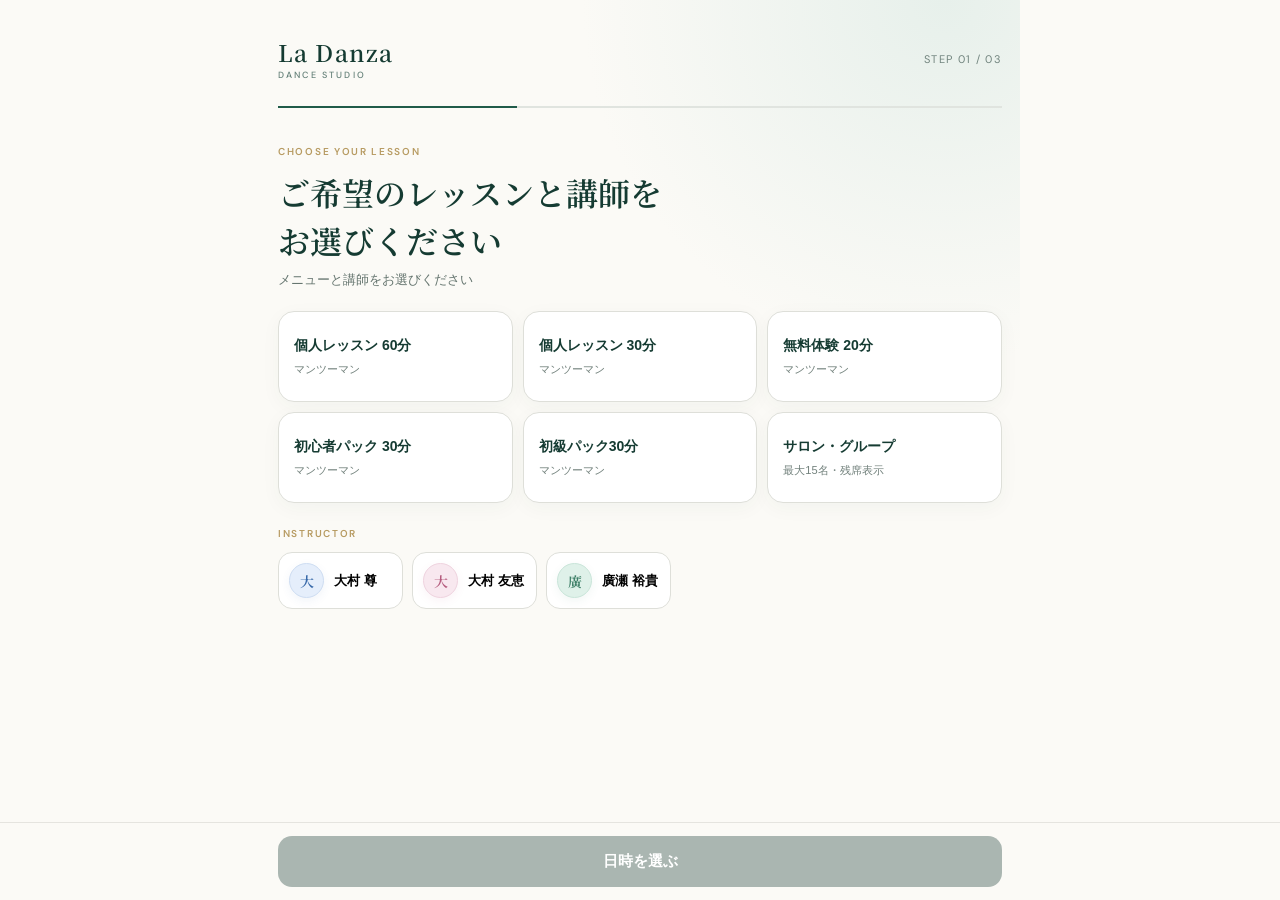
<file: outputs/ladanza-booking/index.html>
<!doctype html><html lang="ja"><head><meta charset="utf-8"><meta name="viewport" content="width=device-width,initial-scale=1,viewport-fit=cover"><title>La Danza｜ご予約</title>
<style>
@import url('https://fonts.googleapis.com/css2?family=DM+Sans:wght@400;500;600&family=Noto+Serif+JP:wght@500;600&display=swap');
:root{--ink:#153b32;--green:#205b49;--mint:#dfece6;--ivory:#fbfaf6;--gold:#b79b62;--line:#dedfd9}*{box-sizing:border-box}body{margin:0;background:var(--ivory);color:var(--ink);font-family:'DM Sans',sans-serif}.shell{max-width:760px;margin:auto;min-height:100vh;padding:24px 18px 118px;background:radial-gradient(circle at 90% 0,#e7f0eb 0,transparent 32%)}header{display:flex;justify-content:space-between;align-items:center;margin-bottom:25px}.brand{font:600 23px 'Noto Serif JP';letter-spacing:.05em}.brand small{display:block;font:500 9px 'DM Sans';letter-spacing:.24em;color:#648078}.step{font-size:11px;letter-spacing:.12em;color:#71847e}.progress{height:2px;background:#e0e4df;margin:0 0 31px}.progress i{display:block;height:100%;width:33%;background:var(--green);transition:.3s}.eyebrow{color:var(--gold);font-size:10px;font-weight:600;letter-spacing:.17em;text-transform:uppercase}.panel h1{font:600 27px/1.5 'Noto Serif JP';margin:8px 0 7px}.lead{margin:0 0 22px;color:#65756f;font-size:13px}.grid{display:grid;grid-template-columns:1fr 1fr;gap:10px}.card{border:1px solid var(--line);background:#fff;border-radius:16px;padding:15px;text-align:left;color:var(--ink);min-height:91px;cursor:pointer;transition:.2s;box-shadow:0 5px 20px #254b3b0a}.card strong{display:block;font-size:14px}.card small{display:block;margin-top:7px;color:#72817c}.card.active{border:1.5px solid var(--green);background:#f2f7f4;box-shadow:inset 0 0 0 1px var(--green)}.teachers{display:flex;gap:9px;overflow:auto;padding:2px 0 6px}.teacher{min-width:125px;display:flex;align-items:center;gap:10px;padding:10px;border:1px solid var(--line);border-radius:14px;background:#fff}.avatar{width:35px;height:35px;border-radius:50%;display:grid;place-items:center;background:var(--mint);font:600 14px 'Noto Serif JP'}.dates{display:flex;gap:8px;overflow:auto;padding:2px 0 15px}.date{min-width:67px;text-align:center;padding:12px 8px;border:1px solid var(--line);border-radius:30px;background:#fff;color:var(--ink)}.date b{display:block;font-size:18px}.date.active,.time.active{background:var(--green);color:white;border-color:var(--green)}.times{display:grid;grid-template-columns:repeat(3,1fr);gap:9px}.time{padding:12px 5px;border:1px solid var(--line);border-radius:12px;background:#fff;color:var(--ink)}.time:disabled{opacity:.4}.badge{display:block;font-size:9px;margin-top:4px;color:#52776b}.active .badge{color:#dcebe5}.field{margin:12px 0}.field label{display:block;font-size:11px;margin:0 0 7px}.field input{width:100%;padding:15px;border:1px solid var(--line);border-radius:12px;font:inherit;background:#fff}.bottom{position:fixed;left:0;right:0;bottom:0;padding:13px 18px calc(13px + env(safe-area-inset-bottom));background:#fbfaf6eF;backdrop-filter:blur(12px);border-top:1px solid #e5e4df}.bottom-inner{max-width:724px;margin:auto;display:flex;gap:10px}.next{flex:1;border:0;border-radius:14px;padding:16px;background:var(--green);color:white;font-weight:600;font-size:15px}.next:disabled{background:#aab6b1}.back{border:1px solid var(--line);border-radius:14px;padding:0 17px;background:white;color:var(--ink)}.hidden{display:none!important}.summary{padding:15px;border-radius:14px;background:var(--mint);font-size:13px;margin:15px 0}.success{text-align:center;padding:60px 10px}.success .check{width:64px;height:64px;border-radius:50%;margin:auto;background:var(--green);color:#fff;display:grid;place-items:center;font-size:27px}@media(min-width:650px){.grid{grid-template-columns:repeat(3,1fr)}.shell{padding-top:36px}.panel h1{font-size:32px}}
.avatar-instructor-0{background:#E5EEFB;color:#3567A8;border:1px solid #CEDDF2;box-shadow:0 3px 10px #3567A812}.avatar-instructor-1{background:#F8E8EF;color:#B45B7D;border:1px solid #EFD3DF;box-shadow:0 3px 10px #B45B7D12}.avatar-instructor-2{background:#DFF1E9;color:#3F8068;border:1px solid #C9E5D9;box-shadow:0 3px 10px #3F806812}.teacher.active .avatar{transform:scale(1.04)}
</style></head><body><main class="shell"><header><div class="brand">La Danza<small>DANCE STUDIO</small></div><div class="step">STEP <span id="stepNo">01</span> / 03</div></header><div class="progress"><i id="bar"></i></div>
<section id="s1" class="panel"><span class="eyebrow">Choose your lesson</span><h1>ご希望のレッスンと講師を<br>お選びください</h1><p class="lead">メニューと講師をお選びください</p><div id="menus" class="grid"></div><div id="instructorArea"><p class="eyebrow" style="margin-top:24px">Instructor</p><div id="teachers" class="teachers"></div></div></section>
<section id="s2" class="panel hidden"><span class="eyebrow">Date & time</span><h1>ご希望の日時を<br>お選びください</h1><p class="lead">ご予約可能な時間のみ表示しています</p><div id="dates" class="dates"></div><div id="times" class="times"></div></section>
<section id="s3" class="panel hidden"><span class="eyebrow">Your details</span><h1>ご連絡先を<br>お知らせください</h1><div id="summary" class="summary"></div><form id="form"><div class="field"><label>お名前</label><input name="name" autocomplete="name" required placeholder="山田 花子"></div><div class="field"><label>電話番号</label><input name="phone" type="tel" autocomplete="tel" required placeholder="090-1234-5678"></div><div class="field"><label>メールアドレス</label><input name="email" type="email" autocomplete="email" required placeholder="you@example.com"></div></form></section>
<section id="success" class="success hidden"><div class="check">✓</div><h1>ご予約が完了しました</h1><p id="reservationNo" style="font-weight:600"></p><p id="doneText" class="lead"></p><a id="cancelLink" class="next" style="display:block;text-decoration:none">予約内容を確認・キャンセルする</a></section></main>
<div id="bottom" class="bottom"><div class="bottom-inner"><button id="back" class="back hidden">戻る</button><button id="next" class="next" disabled>日時を選ぶ</button></div></div>
<script>
const menus=['個人レッスン 60分','個人レッスン 30分','無料体験 20分','初心者パック 30分','初級パック30分','サロン・グループ'], teachers=['大村 尊','大村 友恵','廣瀬 裕貴'];let state={step:1,menu:null,teacher:null,slot:null,slots:[]};
const $=s=>document.querySelector(s); const fmt=d=>new Intl.DateTimeFormat('ja-JP',{month:'short',day:'numeric',weekday:'short'}).format(d);
$('#menus').innerHTML=menus.map((m,i)=>`<button class="card" data-menu="${m}"><strong>${m}</strong><small>${m.includes('グループ')?'最大15名・残席表示':'マンツーマン'}</small></button>`).join('');
$('#teachers').innerHTML=teachers.map((t,i)=>`<button class="teacher" data-teacher="${t}"><span class="avatar avatar-instructor-${i}">${t[0]}</span><strong>${t}</strong></button>`).join('');
document.addEventListener('click',e=>{let b=e.target.closest('[data-menu],[data-teacher],[data-slot],[data-date]');if(!b)return;if(b.dataset.menu){chooseMenu(b.dataset.menu);select('[data-menu]',b)}if(b.dataset.teacher){state.teacher=b.dataset.teacher;select('[data-teacher]',b)}if(b.dataset.date){renderTimes(b.dataset.date);select('[data-date]',b)}if(b.dataset.slot){state.slot=state.slots.find(x=>x.id==b.dataset.slot);select('[data-slot]',b)}update()});
function chooseMenu(menu){const wasGroup=state.menu==='サロン・グループ';state.menu=menu;state.slot=null;if(menu==='サロン・グループ'){state.teacher='スタジオ主催';$('#instructorArea').classList.add('hidden');document.querySelectorAll('[data-teacher]').forEach(x=>x.classList.remove('active'))}else{$('#instructorArea').classList.remove('hidden');if(wasGroup)state.teacher=null}}
function select(q,b){document.querySelectorAll(q).forEach(x=>x.classList.remove('active'));b.classList.add('active')}
function update(){if(state.step===1)$('#next').disabled=!(state.menu&&state.teacher);if(state.step===2)$('#next').disabled=!state.slot}
function demoSlots(isGroup){let slots=[],id=9000;for(let day=0;day<14;day++){let date=new Date();date.setDate(date.getDate()+day);let y=date.getFullYear(),m=String(date.getMonth()+1).padStart(2,'0'),d=String(date.getDate()).padStart(2,'0'),ymd=`${y}-${m}-${d}`;for(let minutes=10*60;minutes<=20*60;minutes+=30){let hour=Math.floor(minutes/60),minute=minutes%60,capacity=isGroup?15:1,booked=isGroup?(day+hour+minute)%8:0;slots.push({id:id++,instructor:isGroup?'スタジオ主催':state.teacher,starts_at:`${ymd}T${String(hour).padStart(2,'0')}:${String(minute).padStart(2,'0')}:00`,duration_minutes:30,capacity,booked,remaining:capacity-booked,available:true,demo:true})}}return slots}
async function loadSlots(){const isGroup=state.menu==='サロン・グループ',query=isGroup?'':'?instructor='+encodeURIComponent(state.teacher);try{if(location.protocol==='file:')throw new Error('demo');let r=await fetch('/api/slots'+query);if(!r.ok)throw new Error('api');state.slots=(await r.json()).filter(s=>isGroup?s.capacity>1:s.capacity===1)}catch(e){state.slots=demoSlots(isGroup)}let days=[...new Set(state.slots.map(s=>s.starts_at.slice(0,10)))];$('#dates').innerHTML=days.length?days.map((d,i)=>`<button class="date ${i?'':'active'}" data-date="${d}"><small>${fmt(new Date(d)).split(' ')[1]||''}</small><b>${new Date(d).getDate()}</b></button>`).join(''):'<p>現在ご予約可能な枠はありません。</p>';if(days[0])renderTimes(days[0])}
function renderTimes(day){let list=state.slots.filter(s=>s.starts_at.startsWith(day));$('#times').innerHTML=list.map(s=>`<button class="time" data-slot="${s.id}" ${s.available?'':'disabled'}>${s.starts_at.slice(11,16)}〜<span class="badge">${s.available?(s.capacity>1?'残り'+s.remaining+'名':'予約可能'):'満員・受付終了'}</span></button>`).join('')}
function go(n){state.step=n;['s1','s2','s3'].forEach((id,i)=>$('#'+id).classList.toggle('hidden',i!==n-1));$('#stepNo').textContent='0'+n;$('#bar').style.width=(n/3*100)+'%';$('#back').classList.toggle('hidden',n===1);$('#next').textContent=n===1?'日時を選ぶ':n===2?'お客様情報へ':'予約を確定する';$('#next').disabled=n===2?!state.slot:false;if(n===2)loadSlots();if(n===3)$('#summary').textContent=`${state.menu}｜${state.teacher}｜${fmt(new Date(state.slot.starts_at))} ${state.slot.starts_at.slice(11,16)}`}
$('#next').onclick=async()=>{if(state.step<3)return go(state.step+1);if(!$('#form').reportValidity())return;$('#next').disabled=true;$('#next').textContent='予約しています…';let data=Object.fromEntries(new FormData($('#form')));data.slot_id=state.slot.id;data.menu=state.menu;let j;if(state.slot.demo){let no='#10023',q=new URLSearchParams({demo:'1',number:no,menu:state.menu,instructor:state.teacher,starts_at:state.slot.starts_at});j={reservation_number:no,reservation_url:'reservation.html?'+q,starts_at:state.slot.starts_at}}else{let r=await fetch('/api/bookings',{method:'POST',headers:{'Content-Type':'application/json'},body:JSON.stringify(data)});j=await r.json();if(!r.ok){alert(j.detail||'予約できませんでした');$('#next').disabled=false;$('#next').textContent='予約を確定する';return}}$('#s3').classList.add('hidden');$('#success').classList.remove('hidden');$('#bottom').classList.add('hidden');$('#reservationNo').textContent='予約番号: '+j.reservation_number;$('#doneText').textContent=`${fmt(new Date(j.starts_at))} ${j.starts_at.slice(11,16)} にお待ちしています。`;$('#cancelLink').href=j.reservation_url};$('#back').onclick=()=>go(state.step-1);
</script></body></html>
</file>
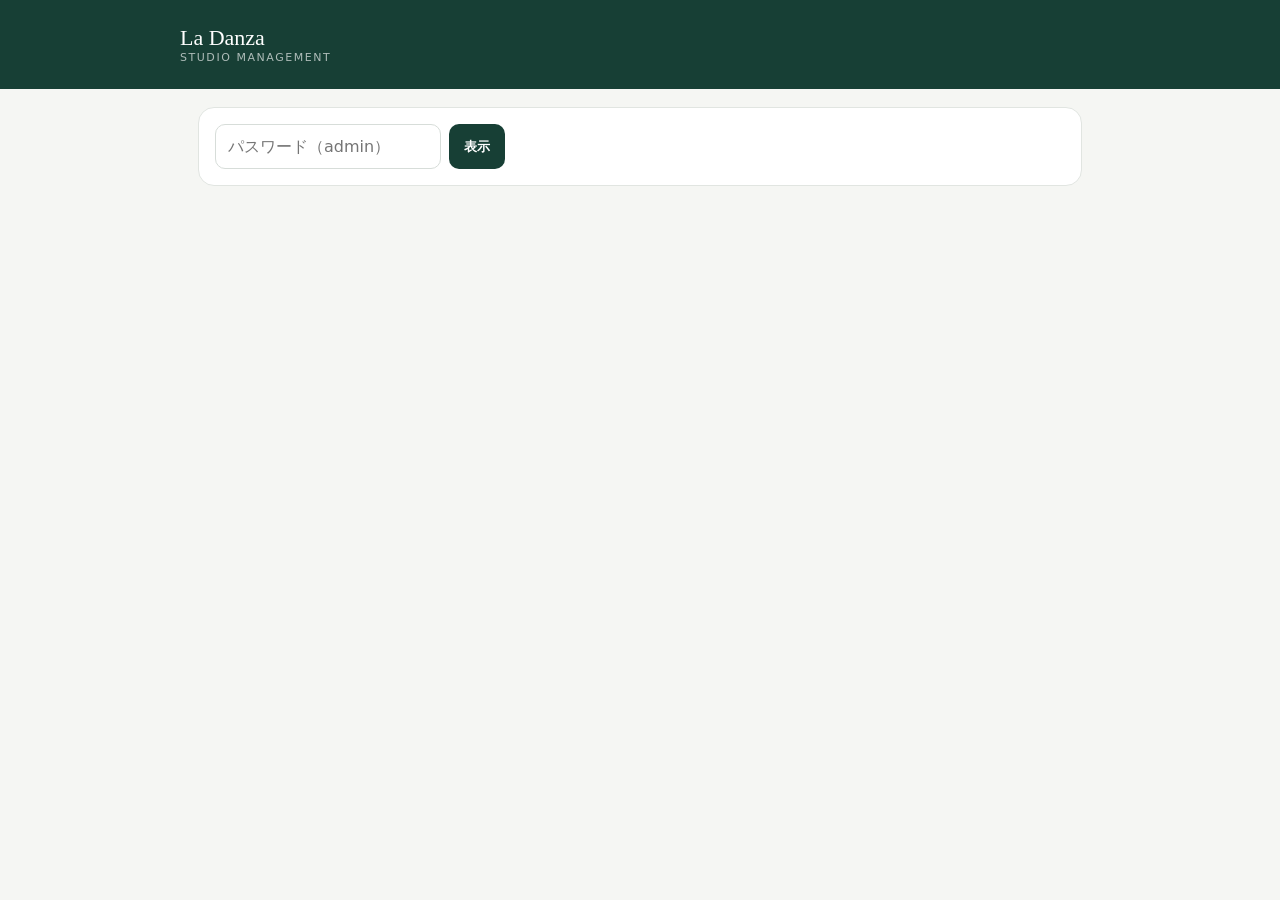
<file: outputs/ladanza-booking/admin.html>
<!doctype html><html lang="ja"><head><meta charset="utf-8"><meta name="viewport" content="width=device-width,initial-scale=1"><title>La Danza Admin</title><style>
:root{--g:#173f35;--light:#edf3ef;--gold:#c6a96d}*{box-sizing:border-box}body{margin:0;font-family:system-ui,sans-serif;background:#f5f6f3;color:#18372f}header{background:var(--g);color:white;padding:25px 18px}header div,main{max-width:920px;margin:auto}.brand{font-family:serif;font-size:22px}.sub{opacity:.65;font-size:11px;letter-spacing:.14em}main{padding:18px}.login,.card{background:#fff;border:1px solid #e1e5e1;border-radius:16px;padding:16px;margin-bottom:13px}.login{display:flex;gap:8px}.login input,input,select{min-width:0;padding:12px;border:1px solid #d7ddd9;border-radius:10px;font:inherit}.btn{border:0;border-radius:10px;padding:12px 15px;background:var(--g);color:white;font-weight:600}.ghost{background:var(--light);color:var(--g)}h1{font-size:22px}h2{font-size:15px;margin:25px 0 11px}.stats{display:grid;grid-template-columns:repeat(3,1fr);gap:9px}.stat{background:var(--g);color:white;border-radius:14px;padding:15px}.stat b{display:block;font-size:24px}.stat small{opacity:.7}.row{display:flex;align-items:center;gap:12px}.row .body{flex:1}.row strong,.row small{display:block}.row small{color:#74817c;margin-top:4px}.pill{padding:5px 8px;background:var(--light);border-radius:20px;font-size:10px}.actions{display:flex;gap:6px}.actions button{padding:8px;border:0;border-radius:8px}.newslot{display:grid;grid-template-columns:1fr 1fr;gap:8px}.newslot button{grid-column:1/-1}.hidden{display:none}@media(max-width:540px){.stats{grid-template-columns:1fr 1fr}.stats .stat:last-child{grid-column:1/-1}.row{align-items:flex-start}.actions{flex-direction:column}}</style></head><body><header><div><div class="brand">La Danza</div><div class="sub">STUDIO MANAGEMENT</div></div></header><main><div id="login" class="login"><input id="token" type="password" placeholder="管理者トークン" value="ladanza-demo"><button class="btn" onclick="load()">表示</button></div><section id="app" class="hidden"><h1>予約ダッシュボード</h1><div class="stats"><div class="stat"><small>本日の予約</small><b id="today">0</b></div><div class="stat"><small>今週の予約</small><b id="week">0</b></div><div class="stat"><small>空き枠</small><b id="open">0</b></div></div><h2>予約一覧</h2><div id="bookings"></div><h2>枠管理</h2><div id="slots"></div><h2>新しい枠を追加</h2><form id="newslot" class="card newslot"><input name="instructor" placeholder="講師名" required><input name="starts_at" type="datetime-local" required><input name="duration_minutes" type="number" value="60" min="30"><input name="capacity" type="number" value="1" min="1" max="15"><button class="btn">枠を追加</button></form></section></main><script>
let token='',demoMode=false;
const headers=()=>({'Content-Type':'application/json','X-Admin-Token':token});
const dt=s=>new Intl.DateTimeFormat('ja-JP',{month:'numeric',day:'numeric',weekday:'short',hour:'2-digit',minute:'2-digit'}).format(new Date(s));
const at=(days,hour,minute=0)=>{const d=new Date();d.setDate(d.getDate()+days);d.setHours(hour,minute,0,0);return d.toISOString()};
let demoData={bookings:[
  {id:1,name:'山田 花子',menu:'無料体験 20分',phone:'090-1234-5678',starts_at:at(0,14),instructor:'大村 尊'},
  {id:2,name:'佐藤 美咲',menu:'個人レッスン 60分',phone:'080-9876-5432',starts_at:at(0,18,30),instructor:'大村 友恵'},
  {id:3,name:'鈴木 健太',menu:'サロン・グループ',phone:'070-2468-1357',starts_at:at(2,11),instructor:'廣瀬 裕貴'},
  {id:4,name:'高橋 玲奈',menu:'初心者パック 30分',phone:'090-5555-1212',starts_at:at(4,16),instructor:'大村 尊'}
],slots:[
  {id:11,starts_at:at(0,14),instructor:'大村 尊',booked:1,capacity:1,available:false},
  {id:12,starts_at:at(0,18,30),instructor:'大村 友恵',booked:1,capacity:1,available:false},
  {id:13,starts_at:at(1,10),instructor:'大村 尊',booked:7,capacity:15,available:true},
  {id:14,starts_at:at(2,11),instructor:'廣瀬 裕貴',booked:12,capacity:15,available:true},
  {id:15,starts_at:at(3,15),instructor:'大村 友恵',booked:0,capacity:1,available:true}
]};

function render(d){
  document.querySelector('#login').classList.add('hidden');document.querySelector('#app').classList.remove('hidden');
  const today=new Date().toDateString();
  document.querySelector('#today').textContent=d.bookings.filter(b=>new Date(b.starts_at).toDateString()===today).length;
  document.querySelector('#week').textContent=d.bookings.length;document.querySelector('#open').textContent=d.slots.filter(s=>s.available).length;
  document.querySelector('#bookings').innerHTML=d.bookings.length?d.bookings.map(b=>`<div class="card row"><div class="body"><strong>${b.name} <span class="pill">${b.menu}</span></strong><small>${dt(b.starts_at)}｜${b.instructor}｜${b.phone}</small></div><div class="actions"><button onclick="cancelBooking(${b.id})">取消</button></div></div>`).join(''):'<div class="card">今週の予約はありません</div>';
  document.querySelector('#slots').innerHTML=d.slots.map(s=>`<div class="card row"><div class="body"><strong>${dt(s.starts_at)}｜${s.instructor}</strong><small>${s.booked}/${s.capacity}名・${s.available?'受付中':'受付停止'}</small></div><div class="actions"><button class="ghost" onclick="toggleSlot(${s.id},${!s.available})">${s.available?'停止':'再開'}</button><button onclick="capacity(${s.id},${s.capacity})">定員</button></div></div>`).join('');
}

async function load(){
  token=document.querySelector('#token').value;
  if(token==='admin'){demoMode=true;render(demoData);return}
  if(location.protocol==='file:'){alert('デモ用パスワードは「admin」です');return}
  try{const r=await fetch('/api/admin/overview',{headers:headers()});if(!r.ok)throw new Error();render(await r.json())}catch{alert('パスワードを確認してください')}
}

async function toggleSlot(id,v){
  if(demoMode){const s=demoData.slots.find(x=>x.id===id);s.available=v;render(demoData);return}
  await fetch('/api/admin/slots/'+id,{method:'PATCH',headers:headers(),body:JSON.stringify({is_open:v})});load()
}
async function capacity(id,now){
  const n=Number(prompt('新しい定員（1〜15）',now));if(!n||n<1||n>15)return;
  if(demoMode){const s=demoData.slots.find(x=>x.id===id);s.capacity=n;s.available=s.booked<n;render(demoData);return}
  await fetch('/api/admin/slots/'+id,{method:'PATCH',headers:headers(),body:JSON.stringify({capacity:n})});load()
}
async function cancelBooking(id){
  if(!confirm('この予約をキャンセルしますか？'))return;
  if(demoMode){demoData.bookings=demoData.bookings.filter(b=>b.id!==id);render(demoData);return}
  await fetch('/api/admin/bookings/'+id,{method:'DELETE',headers:headers()});load()
}
document.querySelector('#newslot').onsubmit=async e=>{
  e.preventDefault();const d=Object.fromEntries(new FormData(e.target));d.duration_minutes=+d.duration_minutes;d.capacity=+d.capacity;
  if(demoMode){demoData.slots.push({id:Date.now(),instructor:d.instructor,starts_at:new Date(d.starts_at).toISOString(),booked:0,capacity:d.capacity,available:true});e.target.reset();render(demoData);return}
  const r=await fetch('/api/admin/slots',{method:'POST',headers:headers(),body:JSON.stringify(d)});if(!r.ok)return alert('入力内容を確認してください');e.target.reset();load()
};
document.querySelector('#token').value='';document.querySelector('#token').placeholder='パスワード（admin）';
document.querySelector('#token').addEventListener('keydown',e=>{if(e.key==='Enter')load()});
</script></body></html>
</file>
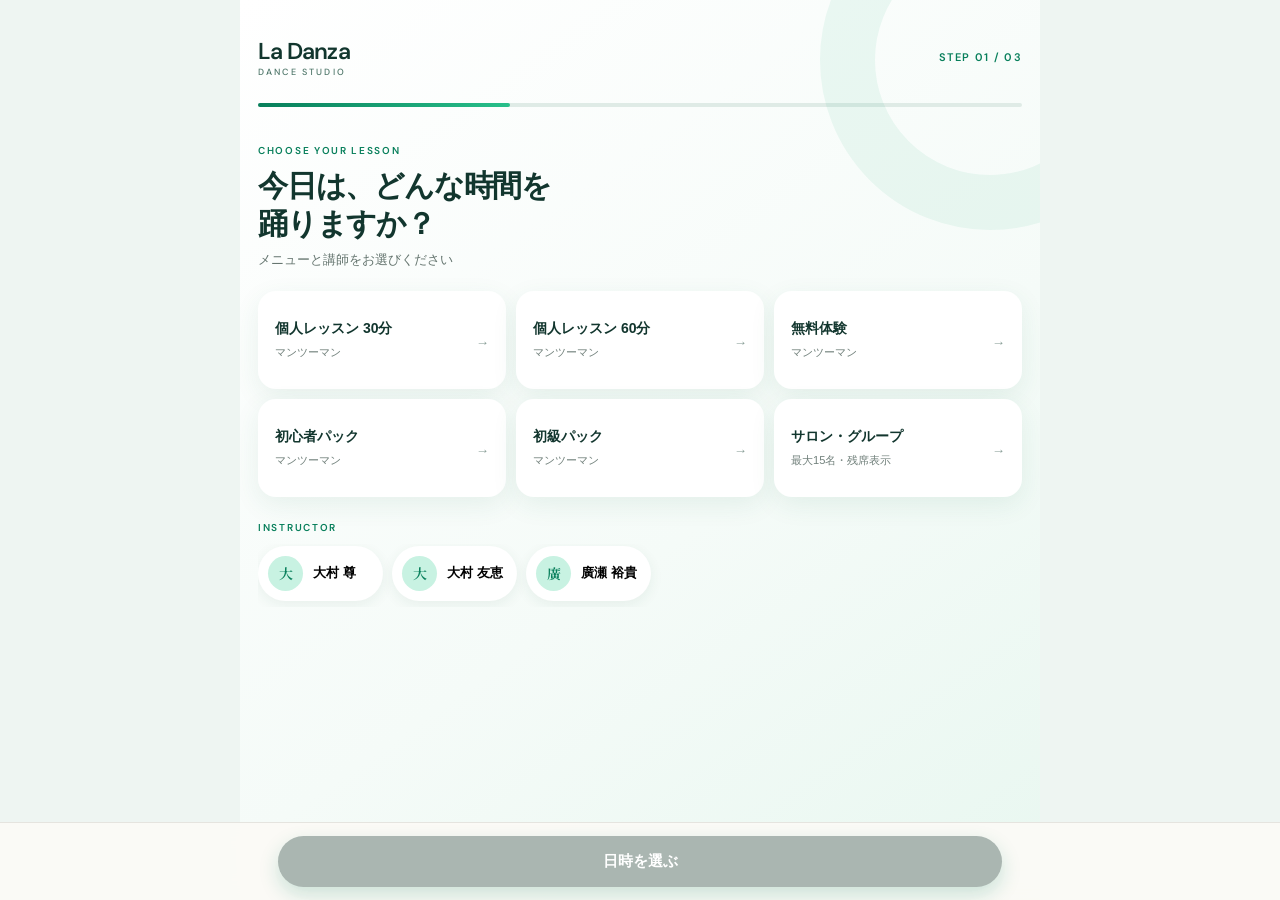
<file: outputs/ladanza-booking/index-modern.html>
<!doctype html><html lang="ja"><head><meta charset="utf-8"><meta name="viewport" content="width=device-width,initial-scale=1,viewport-fit=cover"><title>La Danza｜Modern Rhythm</title>
<style>
@import url('https://fonts.googleapis.com/css2?family=DM+Sans:wght@400;500;600&family=Noto+Serif+JP:wght@500;600&display=swap');
:root{--ink:#153b32;--green:#205b49;--mint:#dfece6;--ivory:#fbfaf6;--gold:#b79b62;--line:#dedfd9}*{box-sizing:border-box}body{margin:0;background:var(--ivory);color:var(--ink);font-family:'DM Sans',sans-serif}.shell{max-width:760px;margin:auto;min-height:100vh;padding:24px 18px 118px;background:radial-gradient(circle at 90% 0,#e7f0eb 0,transparent 32%)}header{display:flex;justify-content:space-between;align-items:center;margin-bottom:25px}.brand{font:600 23px 'Noto Serif JP';letter-spacing:.05em}.brand small{display:block;font:500 9px 'DM Sans';letter-spacing:.24em;color:#648078}.step{font-size:11px;letter-spacing:.12em;color:#71847e}.progress{height:2px;background:#e0e4df;margin:0 0 31px}.progress i{display:block;height:100%;width:33%;background:var(--green);transition:.3s}.eyebrow{color:var(--gold);font-size:10px;font-weight:600;letter-spacing:.17em;text-transform:uppercase}.panel h1{font:600 27px/1.5 'Noto Serif JP';margin:8px 0 7px}.lead{margin:0 0 22px;color:#65756f;font-size:13px}.grid{display:grid;grid-template-columns:1fr 1fr;gap:10px}.card{border:1px solid var(--line);background:#fff;border-radius:16px;padding:15px;text-align:left;color:var(--ink);min-height:91px;cursor:pointer;transition:.2s;box-shadow:0 5px 20px #254b3b0a}.card strong{display:block;font-size:14px}.card small{display:block;margin-top:7px;color:#72817c}.card.active{border:1.5px solid var(--green);background:#f2f7f4;box-shadow:inset 0 0 0 1px var(--green)}.teachers{display:flex;gap:9px;overflow:auto;padding:2px 0 6px}.teacher{min-width:125px;display:flex;align-items:center;gap:10px;padding:10px;border:1px solid var(--line);border-radius:14px;background:#fff}.avatar{width:35px;height:35px;border-radius:50%;display:grid;place-items:center;background:var(--mint);font:600 14px 'Noto Serif JP'}.dates{display:flex;gap:8px;overflow:auto;padding:2px 0 15px}.date{min-width:67px;text-align:center;padding:12px 8px;border:1px solid var(--line);border-radius:30px;background:#fff;color:var(--ink)}.date b{display:block;font-size:18px}.date.active,.time.active{background:var(--green);color:white;border-color:var(--green)}.times{display:grid;grid-template-columns:repeat(3,1fr);gap:9px}.time{padding:12px 5px;border:1px solid var(--line);border-radius:12px;background:#fff;color:var(--ink)}.time:disabled{opacity:.4}.badge{display:block;font-size:9px;margin-top:4px;color:#52776b}.active .badge{color:#dcebe5}.field{margin:12px 0}.field label{display:block;font-size:11px;margin:0 0 7px}.field input{width:100%;padding:15px;border:1px solid var(--line);border-radius:12px;font:inherit;background:#fff}.bottom{position:fixed;left:0;right:0;bottom:0;padding:13px 18px calc(13px + env(safe-area-inset-bottom));background:#fbfaf6eF;backdrop-filter:blur(12px);border-top:1px solid #e5e4df}.bottom-inner{max-width:724px;margin:auto;display:flex;gap:10px}.next{flex:1;border:0;border-radius:14px;padding:16px;background:var(--green);color:white;font-weight:600;font-size:15px}.next:disabled{background:#aab6b1}.back{border:1px solid var(--line);border-radius:14px;padding:0 17px;background:white;color:var(--ink)}.hidden{display:none!important}.summary{padding:15px;border-radius:14px;background:var(--mint);font-size:13px;margin:15px 0}.success{text-align:center;padding:60px 10px}.success .check{width:64px;height:64px;border-radius:50%;margin:auto;background:var(--green);color:#fff;display:grid;place-items:center;font-size:27px}@media(min-width:650px){.grid{grid-template-columns:repeat(3,1fr)}.shell{padding-top:36px}.panel h1{font-size:32px}}
/* Modern Rhythm */
:root{--ink:#12362e;--green:#087f5b;--mint:#dff8ee;--ivory:#f7faf8;--gold:#10a676;--line:#d9e6e1}body{background:#eef5f2}.shell{max-width:800px;background:linear-gradient(145deg,#fff 0,#f5fbf8 58%,#e8f7f0 100%);position:relative;overflow:hidden}.shell:before{content:"";position:absolute;width:230px;height:230px;border:55px solid #16a57512;border-radius:50%;right:-120px;top:-110px;pointer-events:none}.brand{font-family:'DM Sans';font-weight:600;letter-spacing:-.04em}.brand small{color:#4e7669}.step{font-weight:600;color:var(--green)}.progress{height:4px;border-radius:5px;background:#dfebe6}.progress i{border-radius:5px;background:linear-gradient(90deg,#087f5b,#28bf8a)}.eyebrow{color:#087f5b}.panel h1{font-family:'DM Sans';font-size:30px;line-height:1.28;letter-spacing:-.04em}.card{border:0;border-radius:18px;min-height:98px;padding:17px;box-shadow:0 8px 26px #1f705316}.card:after{content:"→";display:block;float:right;margin-top:-25px;color:#8a9f98}.card.active{border:0;background:#087f5b;color:#fff;box-shadow:0 10px 26px #087f5b3b}.card.active small{color:#cff3e5}.card.active:after{color:#fff}.teacher{border:0;border-radius:999px;box-shadow:0 4px 14px #234f3e12}.teacher.active{background:#c9f2e2;box-shadow:inset 0 0 0 2px #087f5b}.avatar{background:#c8f2e2;color:#087f5b}.date{border:0;border-radius:15px;box-shadow:0 4px 14px #234f3e10}.date.active,.time.active{background:#087f5b}.time{border:0;box-shadow:0 4px 14px #234f3e10}.summary{border-left:4px solid #087f5b}.next{background:linear-gradient(135deg,#087f5b,#0b9b70);border-radius:999px;box-shadow:0 8px 20px #087f5b32}.back{border:0;border-radius:999px}
</style></head><body><main class="shell"><header><div class="brand">La Danza<small>DANCE STUDIO</small></div><div class="step">STEP <span id="stepNo">01</span> / 03</div></header><div class="progress"><i id="bar"></i></div>
<section id="s1" class="panel"><span class="eyebrow">Choose your lesson</span><h1>今日は、どんな時間を<br>踊りますか？</h1><p class="lead">メニューと講師をお選びください</p><div id="menus" class="grid"></div><p class="eyebrow" style="margin-top:24px">Instructor</p><div id="teachers" class="teachers"></div></section>
<section id="s2" class="panel hidden"><span class="eyebrow">Date & time</span><h1>ご希望の日時を<br>お選びください</h1><p class="lead">ご予約可能な時間のみ表示しています</p><div id="dates" class="dates"></div><div id="times" class="times"></div></section>
<section id="s3" class="panel hidden"><span class="eyebrow">Your details</span><h1>ご連絡先を<br>お知らせください</h1><div id="summary" class="summary"></div><form id="form"><div class="field"><label>お名前</label><input name="name" autocomplete="name" required placeholder="山田 花子"></div><div class="field"><label>電話番号</label><input name="phone" type="tel" autocomplete="tel" required placeholder="090-1234-5678"></div><div class="field"><label>メールアドレス</label><input name="email" type="email" autocomplete="email" required placeholder="you@example.com"></div></form></section>
<section id="success" class="success hidden"><div class="check">✓</div><h1>ご予約を承りました</h1><p id="doneText" class="lead"></p><a id="cancelLink">キャンセル用URLを確認</a></section></main>
<div id="bottom" class="bottom"><div class="bottom-inner"><button id="back" class="back hidden">戻る</button><button id="next" class="next" disabled>日時を選ぶ</button></div></div>
<script>
const menus=['個人レッスン 30分','個人レッスン 60分','無料体験','初心者パック','初級パック','サロン・グループ'], teachers=['大村 尊','大村 友恵','廣瀬 裕貴'];let state={step:1,menu:null,teacher:null,slot:null,slots:[]};
const $=s=>document.querySelector(s); const fmt=d=>new Intl.DateTimeFormat('ja-JP',{month:'short',day:'numeric',weekday:'short'}).format(d);
$('#menus').innerHTML=menus.map((m,i)=>`<button class="card" data-menu="${m}"><strong>${m}</strong><small>${m.includes('グループ')?'最大15名・残席表示':'マンツーマン'}</small></button>`).join('');
$('#teachers').innerHTML=teachers.map(t=>`<button class="teacher" data-teacher="${t}"><span class="avatar">${t[0]}</span><strong>${t}</strong></button>`).join('');
document.addEventListener('click',e=>{let b=e.target.closest('[data-menu],[data-teacher],[data-slot],[data-date]');if(!b)return;if(b.dataset.menu){state.menu=b.dataset.menu;select('[data-menu]',b)}if(b.dataset.teacher){state.teacher=b.dataset.teacher;select('[data-teacher]',b)}if(b.dataset.date){renderTimes(b.dataset.date);select('[data-date]',b)}if(b.dataset.slot){state.slot=state.slots.find(x=>x.id==b.dataset.slot);select('[data-slot]',b)}update()});
function select(q,b){document.querySelectorAll(q).forEach(x=>x.classList.remove('active'));b.classList.add('active')}
function update(){if(state.step===1)$('#next').disabled=!(state.menu&&state.teacher);if(state.step===2)$('#next').disabled=!state.slot}
async function loadSlots(){let r=await fetch('/api/slots?instructor='+encodeURIComponent(state.teacher));state.slots=await r.json();let days=[...new Set(state.slots.map(s=>s.starts_at.slice(0,10)))];$('#dates').innerHTML=days.length?days.map((d,i)=>`<button class="date ${i?'':'active'}" data-date="${d}"><small>${fmt(new Date(d)).split(' ')[1]||''}</small><b>${new Date(d).getDate()}</b></button>`).join(''):'<p>現在ご予約可能な枠はありません。</p>';if(days[0])renderTimes(days[0])}
function renderTimes(day){let list=state.slots.filter(s=>s.starts_at.startsWith(day));$('#times').innerHTML=list.map(s=>`<button class="time" data-slot="${s.id}" ${s.available?'':'disabled'}>${s.starts_at.slice(11,16)}<span class="badge">${s.available?(s.capacity>1?'残り'+s.remaining+'名':'予約可能'):'満員・受付終了'}</span></button>`).join('')}
function go(n){state.step=n;['s1','s2','s3'].forEach((id,i)=>$('#'+id).classList.toggle('hidden',i!==n-1));$('#stepNo').textContent='0'+n;$('#bar').style.width=(n/3*100)+'%';$('#back').classList.toggle('hidden',n===1);$('#next').textContent=n===1?'日時を選ぶ':n===2?'お客様情報へ':'予約を確定する';$('#next').disabled=n===2?!state.slot:false;if(n===2)loadSlots();if(n===3)$('#summary').textContent=`${state.menu}｜${state.teacher}｜${fmt(new Date(state.slot.starts_at))} ${state.slot.starts_at.slice(11,16)}`}
$('#next').onclick=async()=>{if(state.step<3)return go(state.step+1);if(!$('#form').reportValidity())return;$('#next').disabled=true;$('#next').textContent='予約しています…';let data=Object.fromEntries(new FormData($('#form')));data.slot_id=state.slot.id;data.menu=state.menu;let r=await fetch('/api/bookings',{method:'POST',headers:{'Content-Type':'application/json'},body:JSON.stringify(data)});let j=await r.json();if(!r.ok){alert(j.detail||'予約できませんでした');$('#next').disabled=false;$('#next').textContent='予約を確定する';return}$('#s3').classList.add('hidden');$('#success').classList.remove('hidden');$('#bottom').classList.add('hidden');$('#doneText').textContent=`${fmt(new Date(j.starts_at))} ${j.starts_at.slice(11,16)} にお待ちしています。`;$('#cancelLink').href=j.cancel_url};$('#back').onclick=()=>go(state.step-1);
</script></body></html>
</file>
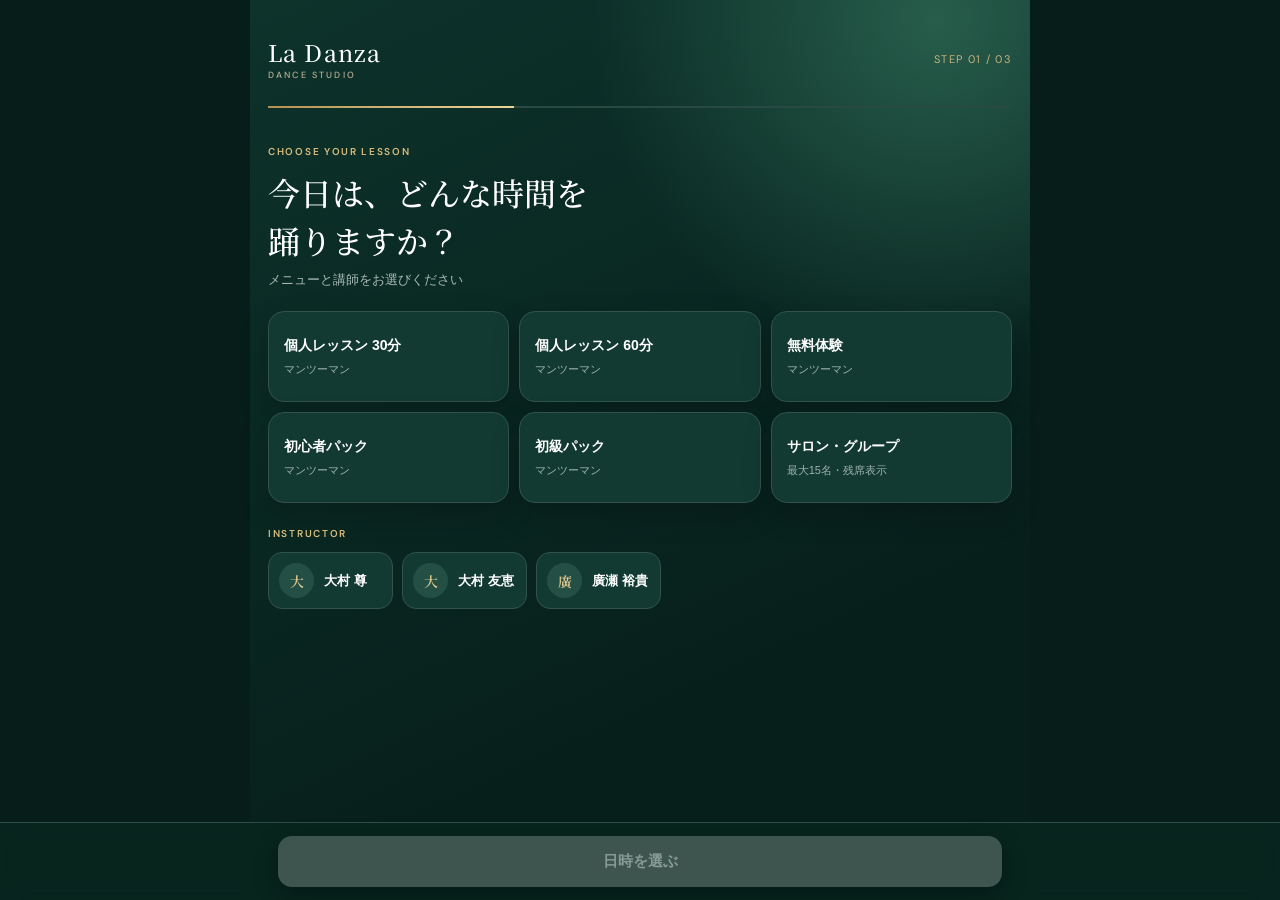
<file: outputs/ladanza-booking/index-premium-dark.html>
<!doctype html><html lang="ja"><head><meta charset="utf-8"><meta name="viewport" content="width=device-width,initial-scale=1,viewport-fit=cover"><title>La Danza｜Emerald Night</title>
<style>
@import url('https://fonts.googleapis.com/css2?family=DM+Sans:wght@400;500;600&family=Noto+Serif+JP:wght@500;600&display=swap');
:root{--ink:#153b32;--green:#205b49;--mint:#dfece6;--ivory:#fbfaf6;--gold:#b79b62;--line:#dedfd9}*{box-sizing:border-box}body{margin:0;background:var(--ivory);color:var(--ink);font-family:'DM Sans',sans-serif}.shell{max-width:760px;margin:auto;min-height:100vh;padding:24px 18px 118px;background:radial-gradient(circle at 90% 0,#e7f0eb 0,transparent 32%)}header{display:flex;justify-content:space-between;align-items:center;margin-bottom:25px}.brand{font:600 23px 'Noto Serif JP';letter-spacing:.05em}.brand small{display:block;font:500 9px 'DM Sans';letter-spacing:.24em;color:#648078}.step{font-size:11px;letter-spacing:.12em;color:#71847e}.progress{height:2px;background:#e0e4df;margin:0 0 31px}.progress i{display:block;height:100%;width:33%;background:var(--green);transition:.3s}.eyebrow{color:var(--gold);font-size:10px;font-weight:600;letter-spacing:.17em;text-transform:uppercase}.panel h1{font:600 27px/1.5 'Noto Serif JP';margin:8px 0 7px}.lead{margin:0 0 22px;color:#65756f;font-size:13px}.grid{display:grid;grid-template-columns:1fr 1fr;gap:10px}.card{border:1px solid var(--line);background:#fff;border-radius:16px;padding:15px;text-align:left;color:var(--ink);min-height:91px;cursor:pointer;transition:.2s;box-shadow:0 5px 20px #254b3b0a}.card strong{display:block;font-size:14px}.card small{display:block;margin-top:7px;color:#72817c}.card.active{border:1.5px solid var(--green);background:#f2f7f4;box-shadow:inset 0 0 0 1px var(--green)}.teachers{display:flex;gap:9px;overflow:auto;padding:2px 0 6px}.teacher{min-width:125px;display:flex;align-items:center;gap:10px;padding:10px;border:1px solid var(--line);border-radius:14px;background:#fff}.avatar{width:35px;height:35px;border-radius:50%;display:grid;place-items:center;background:var(--mint);font:600 14px 'Noto Serif JP'}.dates{display:flex;gap:8px;overflow:auto;padding:2px 0 15px}.date{min-width:67px;text-align:center;padding:12px 8px;border:1px solid var(--line);border-radius:30px;background:#fff;color:var(--ink)}.date b{display:block;font-size:18px}.date.active,.time.active{background:var(--green);color:white;border-color:var(--green)}.times{display:grid;grid-template-columns:repeat(3,1fr);gap:9px}.time{padding:12px 5px;border:1px solid var(--line);border-radius:12px;background:#fff;color:var(--ink)}.time:disabled{opacity:.4}.badge{display:block;font-size:9px;margin-top:4px;color:#52776b}.active .badge{color:#dcebe5}.field{margin:12px 0}.field label{display:block;font-size:11px;margin:0 0 7px}.field input{width:100%;padding:15px;border:1px solid var(--line);border-radius:12px;font:inherit;background:#fff}.bottom{position:fixed;left:0;right:0;bottom:0;padding:13px 18px calc(13px + env(safe-area-inset-bottom));background:#fbfaf6eF;backdrop-filter:blur(12px);border-top:1px solid #e5e4df}.bottom-inner{max-width:724px;margin:auto;display:flex;gap:10px}.next{flex:1;border:0;border-radius:14px;padding:16px;background:var(--green);color:white;font-weight:600;font-size:15px}.next:disabled{background:#aab6b1}.back{border:1px solid var(--line);border-radius:14px;padding:0 17px;background:white;color:var(--ink)}.hidden{display:none!important}.summary{padding:15px;border-radius:14px;background:var(--mint);font-size:13px;margin:15px 0}.success{text-align:center;padding:60px 10px}.success .check{width:64px;height:64px;border-radius:50%;margin:auto;background:var(--green);color:#fff;display:grid;place-items:center;font-size:27px}@media(min-width:650px){.grid{grid-template-columns:repeat(3,1fr)}.shell{padding-top:36px}.panel h1{font-size:32px}}
/* Emerald Night */
:root{--ink:#f4efe4;--green:#c1a56a;--mint:#193d35;--ivory:#092b25;--gold:#d9bd7d;--line:#31534a}body{background:#061d19;color:#f5f0e5}.shell{max-width:780px;background:radial-gradient(circle at 88% 2%,#275d4b 0,transparent 31%),linear-gradient(155deg,#0d332b,#071f1b 72%);position:relative}.brand{color:#fff;font-weight:500}.brand small{color:#b9ae94}.step{color:#c9b27e}.progress{background:#284a42}.progress i{background:linear-gradient(90deg,#b49151,#ebd499)}.eyebrow{color:#d9bd7d}.panel h1{color:#fff;font-weight:500}.lead{color:#a9b9b3}.card{background:#123a32;border-color:#31534a;color:#fff;box-shadow:0 12px 30px #0003}.card small{color:#9eb2ab}.card.active{border-color:#d9bd7d;background:linear-gradient(145deg,#1d4b40,#12372f);box-shadow:inset 0 0 0 1px #d9bd7d,0 12px 32px #0004}.teacher{background:#123a32;border-color:#31534a;color:#fff}.teacher.active{border-color:#d9bd7d;box-shadow:inset 0 0 0 1px #d9bd7d}.avatar{background:#244f45;color:#dfc78e}.date,.time{background:#123a32;border-color:#31534a;color:#f4efe4}.date.active,.time.active{background:#d1b470;color:#092b25;border-color:#d1b470}.badge{color:#9cafaa}.active .badge{color:#375147}.field label{color:#c6b98f}.field input{background:#10352e;border-color:#31534a;color:#fff}.field input::placeholder{color:#718c84}.summary{background:#163d35;border:1px solid #31534a}.bottom{background:#08251fee;border-color:#2d4d45}.next{background:linear-gradient(135deg,#d7bd80,#ac8b4d);color:#102d27;box-shadow:0 8px 25px #0004}.next:disabled{background:#3e554f;color:#889a95}.back{background:#123a32;border-color:#31534a;color:#f4efe4}.success .check{background:#d1b470;color:#092b25}.success a{color:#e0c88f}
</style></head><body><main class="shell"><header><div class="brand">La Danza<small>DANCE STUDIO</small></div><div class="step">STEP <span id="stepNo">01</span> / 03</div></header><div class="progress"><i id="bar"></i></div>
<section id="s1" class="panel"><span class="eyebrow">Choose your lesson</span><h1>今日は、どんな時間を<br>踊りますか？</h1><p class="lead">メニューと講師をお選びください</p><div id="menus" class="grid"></div><p class="eyebrow" style="margin-top:24px">Instructor</p><div id="teachers" class="teachers"></div></section>
<section id="s2" class="panel hidden"><span class="eyebrow">Date & time</span><h1>ご希望の日時を<br>お選びください</h1><p class="lead">ご予約可能な時間のみ表示しています</p><div id="dates" class="dates"></div><div id="times" class="times"></div></section>
<section id="s3" class="panel hidden"><span class="eyebrow">Your details</span><h1>ご連絡先を<br>お知らせください</h1><div id="summary" class="summary"></div><form id="form"><div class="field"><label>お名前</label><input name="name" autocomplete="name" required placeholder="山田 花子"></div><div class="field"><label>電話番号</label><input name="phone" type="tel" autocomplete="tel" required placeholder="090-1234-5678"></div><div class="field"><label>メールアドレス</label><input name="email" type="email" autocomplete="email" required placeholder="you@example.com"></div></form></section>
<section id="success" class="success hidden"><div class="check">✓</div><h1>ご予約を承りました</h1><p id="doneText" class="lead"></p><a id="cancelLink">キャンセル用URLを確認</a></section></main>
<div id="bottom" class="bottom"><div class="bottom-inner"><button id="back" class="back hidden">戻る</button><button id="next" class="next" disabled>日時を選ぶ</button></div></div>
<script>
const menus=['個人レッスン 30分','個人レッスン 60分','無料体験','初心者パック','初級パック','サロン・グループ'], teachers=['大村 尊','大村 友恵','廣瀬 裕貴'];let state={step:1,menu:null,teacher:null,slot:null,slots:[]};
const $=s=>document.querySelector(s); const fmt=d=>new Intl.DateTimeFormat('ja-JP',{month:'short',day:'numeric',weekday:'short'}).format(d);
$('#menus').innerHTML=menus.map((m,i)=>`<button class="card" data-menu="${m}"><strong>${m}</strong><small>${m.includes('グループ')?'最大15名・残席表示':'マンツーマン'}</small></button>`).join('');
$('#teachers').innerHTML=teachers.map(t=>`<button class="teacher" data-teacher="${t}"><span class="avatar">${t[0]}</span><strong>${t}</strong></button>`).join('');
document.addEventListener('click',e=>{let b=e.target.closest('[data-menu],[data-teacher],[data-slot],[data-date]');if(!b)return;if(b.dataset.menu){state.menu=b.dataset.menu;select('[data-menu]',b)}if(b.dataset.teacher){state.teacher=b.dataset.teacher;select('[data-teacher]',b)}if(b.dataset.date){renderTimes(b.dataset.date);select('[data-date]',b)}if(b.dataset.slot){state.slot=state.slots.find(x=>x.id==b.dataset.slot);select('[data-slot]',b)}update()});
function select(q,b){document.querySelectorAll(q).forEach(x=>x.classList.remove('active'));b.classList.add('active')}
function update(){if(state.step===1)$('#next').disabled=!(state.menu&&state.teacher);if(state.step===2)$('#next').disabled=!state.slot}
async function loadSlots(){let r=await fetch('/api/slots?instructor='+encodeURIComponent(state.teacher));state.slots=await r.json();let days=[...new Set(state.slots.map(s=>s.starts_at.slice(0,10)))];$('#dates').innerHTML=days.length?days.map((d,i)=>`<button class="date ${i?'':'active'}" data-date="${d}"><small>${fmt(new Date(d)).split(' ')[1]||''}</small><b>${new Date(d).getDate()}</b></button>`).join(''):'<p>現在ご予約可能な枠はありません。</p>';if(days[0])renderTimes(days[0])}
function renderTimes(day){let list=state.slots.filter(s=>s.starts_at.startsWith(day));$('#times').innerHTML=list.map(s=>`<button class="time" data-slot="${s.id}" ${s.available?'':'disabled'}>${s.starts_at.slice(11,16)}<span class="badge">${s.available?(s.capacity>1?'残り'+s.remaining+'名':'予約可能'):'満員・受付終了'}</span></button>`).join('')}
function go(n){state.step=n;['s1','s2','s3'].forEach((id,i)=>$('#'+id).classList.toggle('hidden',i!==n-1));$('#stepNo').textContent='0'+n;$('#bar').style.width=(n/3*100)+'%';$('#back').classList.toggle('hidden',n===1);$('#next').textContent=n===1?'日時を選ぶ':n===2?'お客様情報へ':'予約を確定する';$('#next').disabled=n===2?!state.slot:false;if(n===2)loadSlots();if(n===3)$('#summary').textContent=`${state.menu}｜${state.teacher}｜${fmt(new Date(state.slot.starts_at))} ${state.slot.starts_at.slice(11,16)}`}
$('#next').onclick=async()=>{if(state.step<3)return go(state.step+1);if(!$('#form').reportValidity())return;$('#next').disabled=true;$('#next').textContent='予約しています…';let data=Object.fromEntries(new FormData($('#form')));data.slot_id=state.slot.id;data.menu=state.menu;let r=await fetch('/api/bookings',{method:'POST',headers:{'Content-Type':'application/json'},body:JSON.stringify(data)});let j=await r.json();if(!r.ok){alert(j.detail||'予約できませんでした');$('#next').disabled=false;$('#next').textContent='予約を確定する';return}$('#s3').classList.add('hidden');$('#success').classList.remove('hidden');$('#bottom').classList.add('hidden');$('#doneText').textContent=`${fmt(new Date(j.starts_at))} ${j.starts_at.slice(11,16)} にお待ちしています。`;$('#cancelLink').href=j.cancel_url};$('#back').onclick=()=>go(state.step-1);
</script></body></html>
</file>
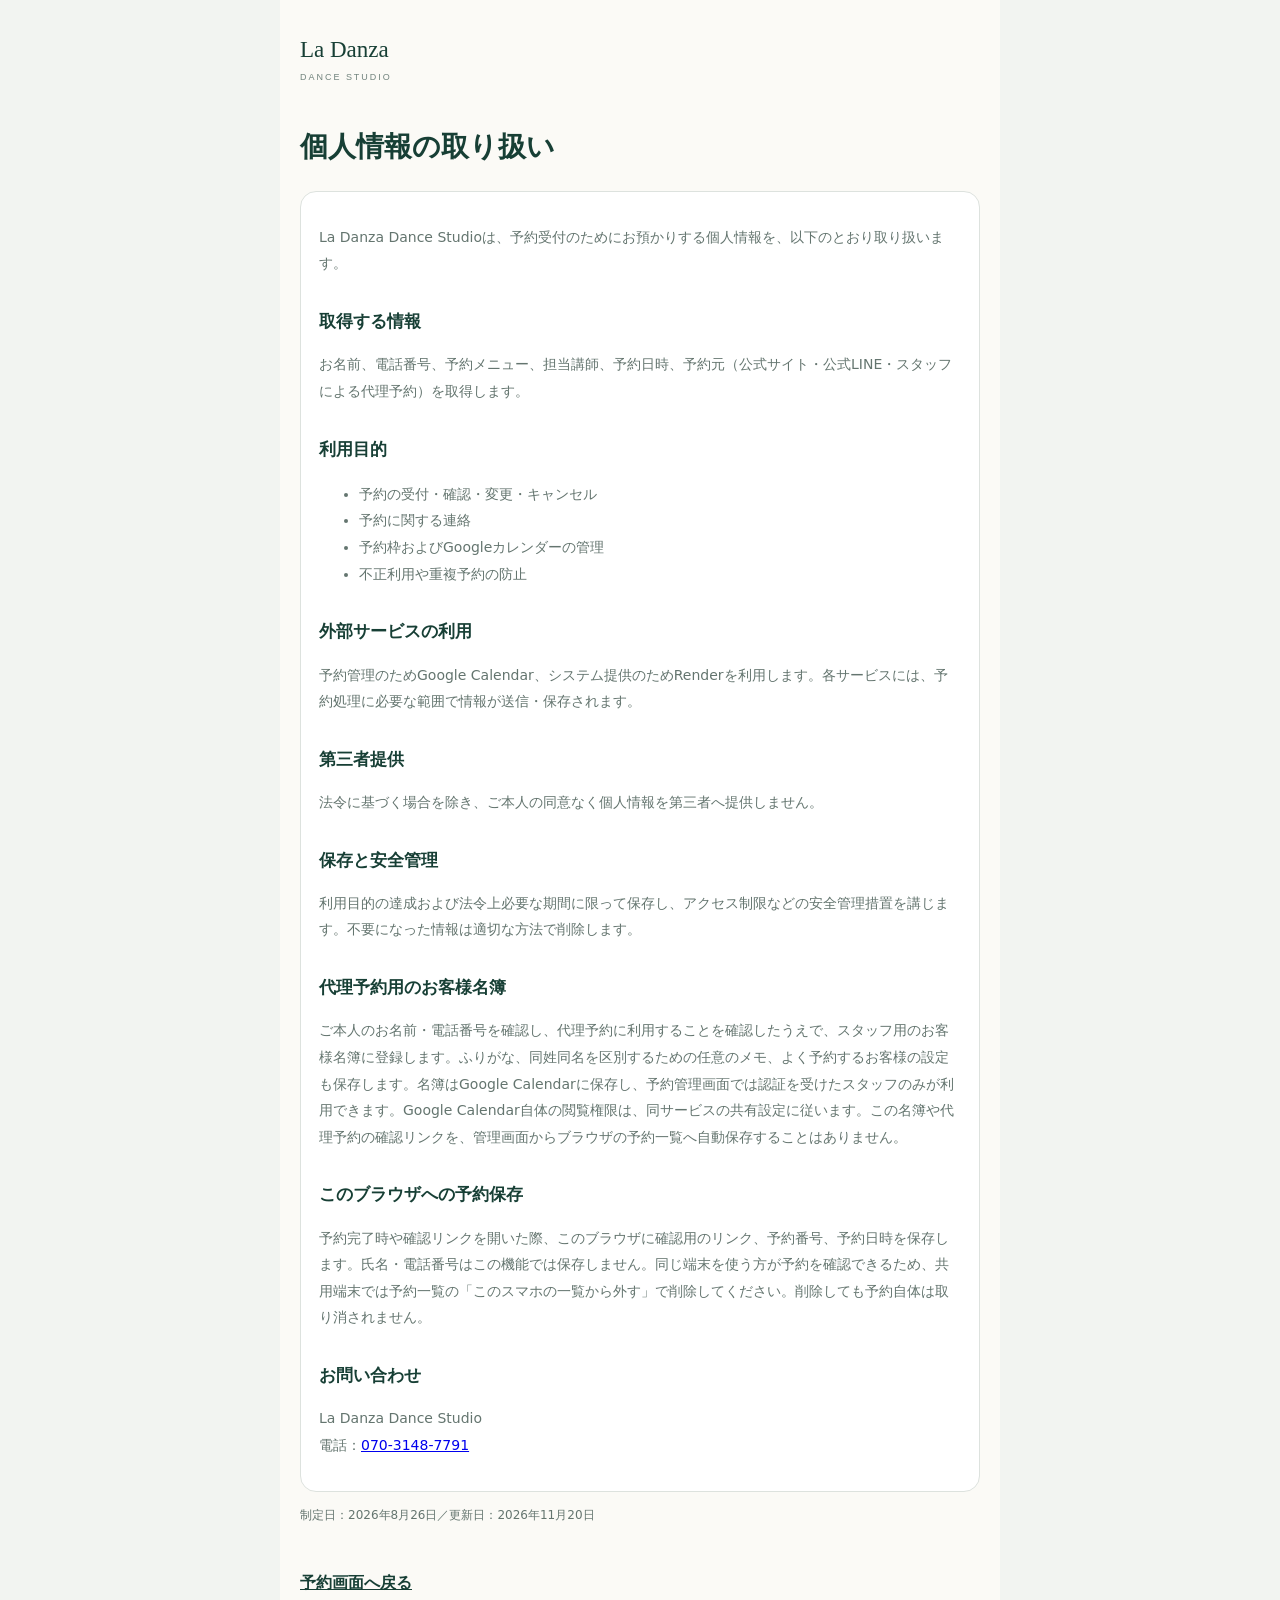
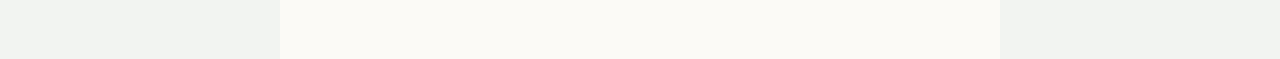
<file: outputs/ladanza-flask-booking/privacy.html>
<!doctype html>
<html lang="ja">
<head>
  <meta charset="utf-8">
  <meta name="viewport" content="width=device-width,initial-scale=1,viewport-fit=cover">
  <title>個人情報の取り扱い｜La Danza</title>
  <style>
    :root{--green:#173f35;--ivory:#fbfaf6;--line:#dde2de;--muted:#64756f}*{box-sizing:border-box}body{margin:0;background:#f2f4f1;color:var(--green);font-family:system-ui,sans-serif;line-height:1.9}.shell{max-width:720px;min-height:100vh;margin:auto;padding:28px 20px 60px;background:var(--ivory)}.brand{font-family:serif;font-size:23px}.brand small{display:block;font:9px sans-serif;letter-spacing:.22em;color:#71837d}h1{font-family:serif;font-size:28px;margin:38px 0 18px}h2{font-size:17px;margin:28px 0 6px}p,li{font-size:14px;color:var(--muted)}.card{padding:18px;border:1px solid var(--line);border-radius:16px;background:#fff}.back{display:inline-block;margin-top:30px;color:var(--green);font-weight:600}.date{font-size:12px;color:var(--muted)}
  </style>
</head>
<body><main class="shell"><div class="brand">La Danza<small>DANCE STUDIO</small></div><h1>個人情報の取り扱い</h1><div class="card"><p>La Danza Dance Studioは、予約受付のためにお預かりする個人情報を、以下のとおり取り扱います。</p><h2>取得する情報</h2><p>お名前、電話番号、予約メニュー、担当講師、予約日時、予約元（公式サイト・公式LINE・スタッフによる代理予約）を取得します。</p><h2>利用目的</h2><ul><li>予約の受付・確認・変更・キャンセル</li><li>予約に関する連絡</li><li>予約枠およびGoogleカレンダーの管理</li><li>不正利用や重複予約の防止</li></ul><h2>外部サービスの利用</h2><p>予約管理のためGoogle Calendar、システム提供のためRenderを利用します。各サービスには、予約処理に必要な範囲で情報が送信・保存されます。</p><h2>第三者提供</h2><p>法令に基づく場合を除き、ご本人の同意なく個人情報を第三者へ提供しません。</p><h2>保存と安全管理</h2><p>利用目的の達成および法令上必要な期間に限って保存し、アクセス制限などの安全管理措置を講じます。不要になった情報は適切な方法で削除します。</p><h2>代理予約用のお客様名簿</h2><p>ご本人のお名前・電話番号を確認し、代理予約に利用することを確認したうえで、スタッフ用のお客様名簿に登録します。ふりがな、同姓同名を区別するための任意のメモ、よく予約するお客様の設定も保存します。名簿はGoogle Calendarに保存し、予約管理画面では認証を受けたスタッフのみが利用できます。Google Calendar自体の閲覧権限は、同サービスの共有設定に従います。この名簿や代理予約の確認リンクを、管理画面からブラウザの予約一覧へ自動保存することはありません。</p><h2>このブラウザへの予約保存</h2><p>予約完了時や確認リンクを開いた際、このブラウザに確認用のリンク、予約番号、予約日時を保存します。氏名・電話番号はこの機能では保存しません。同じ端末を使う方が予約を確認できるため、共用端末では予約一覧の「このスマホの一覧から外す」で削除してください。削除しても予約自体は取り消されません。</p><h2>お問い合わせ</h2><p>La Danza Dance Studio<br>電話：<a href="tel:07031487791">070-3148-7791</a></p></div><p class="date">制定日：2026年8月26日／更新日：2026年11月20日</p><a class="back" href="/">予約画面へ戻る</a></main></body>
</html>
</file>
